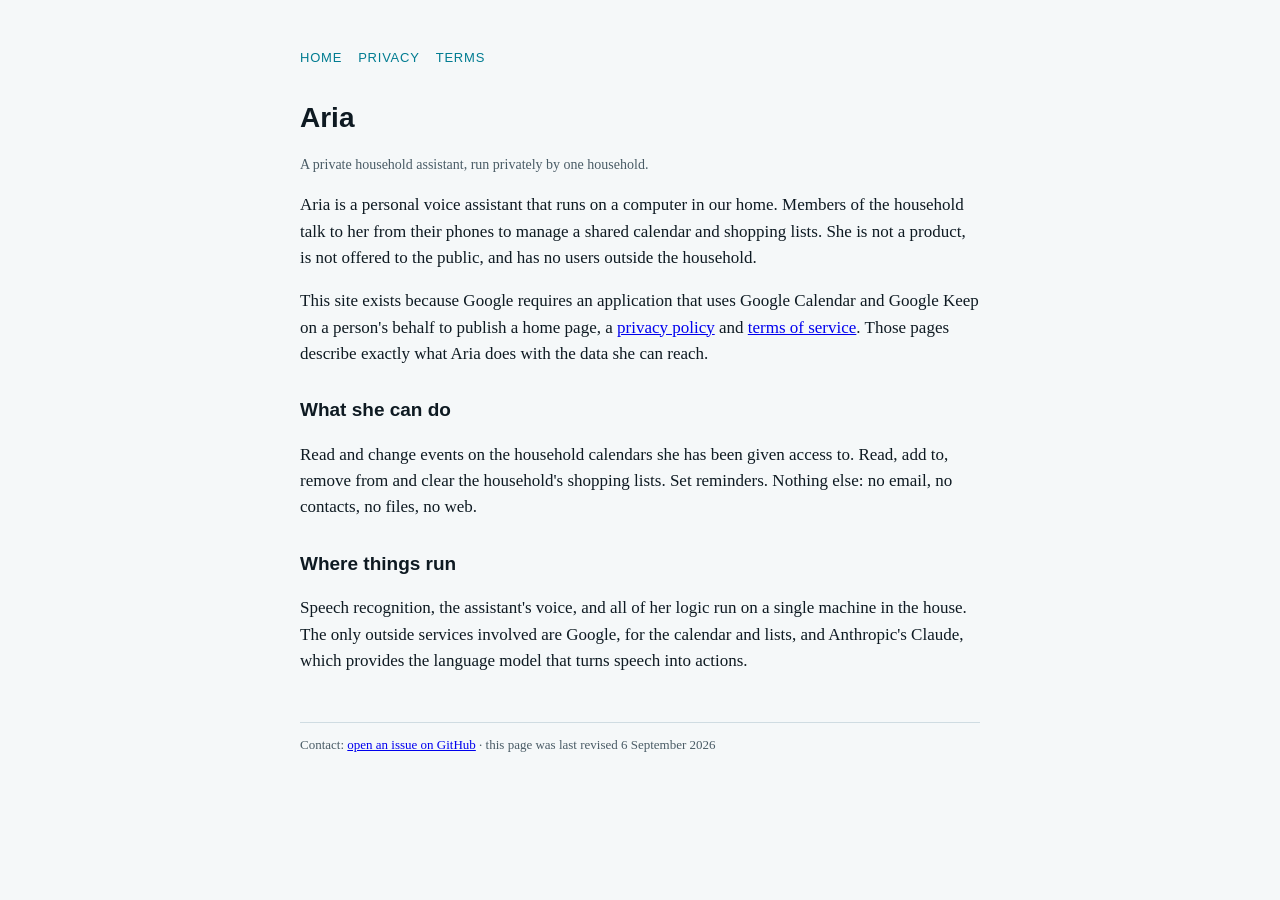
<file: index.html>
<!doctype html><html lang="en"><head><meta charset="utf-8"><meta name="viewport" content="width=device-width,initial-scale=1"><title>Aria — a private household assistant</title><link rel="stylesheet" href="style.css"></head><body>
<nav><a href="index.html">Home</a><a href="privacy.html">Privacy</a><a href="terms.html">Terms</a></nav>
<h1>Aria</h1>
<p class="meta">A private household assistant, run privately by one household.</p>
<p>Aria is a personal voice assistant that runs on a computer in our home. Members of the household talk to her from their phones to manage a shared calendar and shopping lists. She is not a product, is not offered to the public, and has no users outside the household.</p>
<p>This site exists because Google requires an application that uses Google Calendar and Google Keep on a person's behalf to publish a home page, a <a href="privacy.html">privacy policy</a> and <a href="terms.html">terms of service</a>. Those pages describe exactly what Aria does with the data she can reach.</p>
<h2>What she can do</h2>
<p>Read and change events on the household calendars she has been given access to. Read, add to, remove from and clear the household's shopping lists. Set reminders. Nothing else: no email, no contacts, no files, no web.</p>
<h2>Where things run</h2>
<p>Speech recognition, the assistant's voice, and all of her logic run on a single machine in the house. The only outside services involved are Google, for the calendar and lists, and Anthropic's Claude, which provides the language model that turns speech into actions.</p>
<footer>Contact: <a href="https://github.com/dillongr8west-hub/aria-site/issues">open an issue on GitHub</a> · this page was last revised 6 September 2026</footer>
</body></html>
</file>
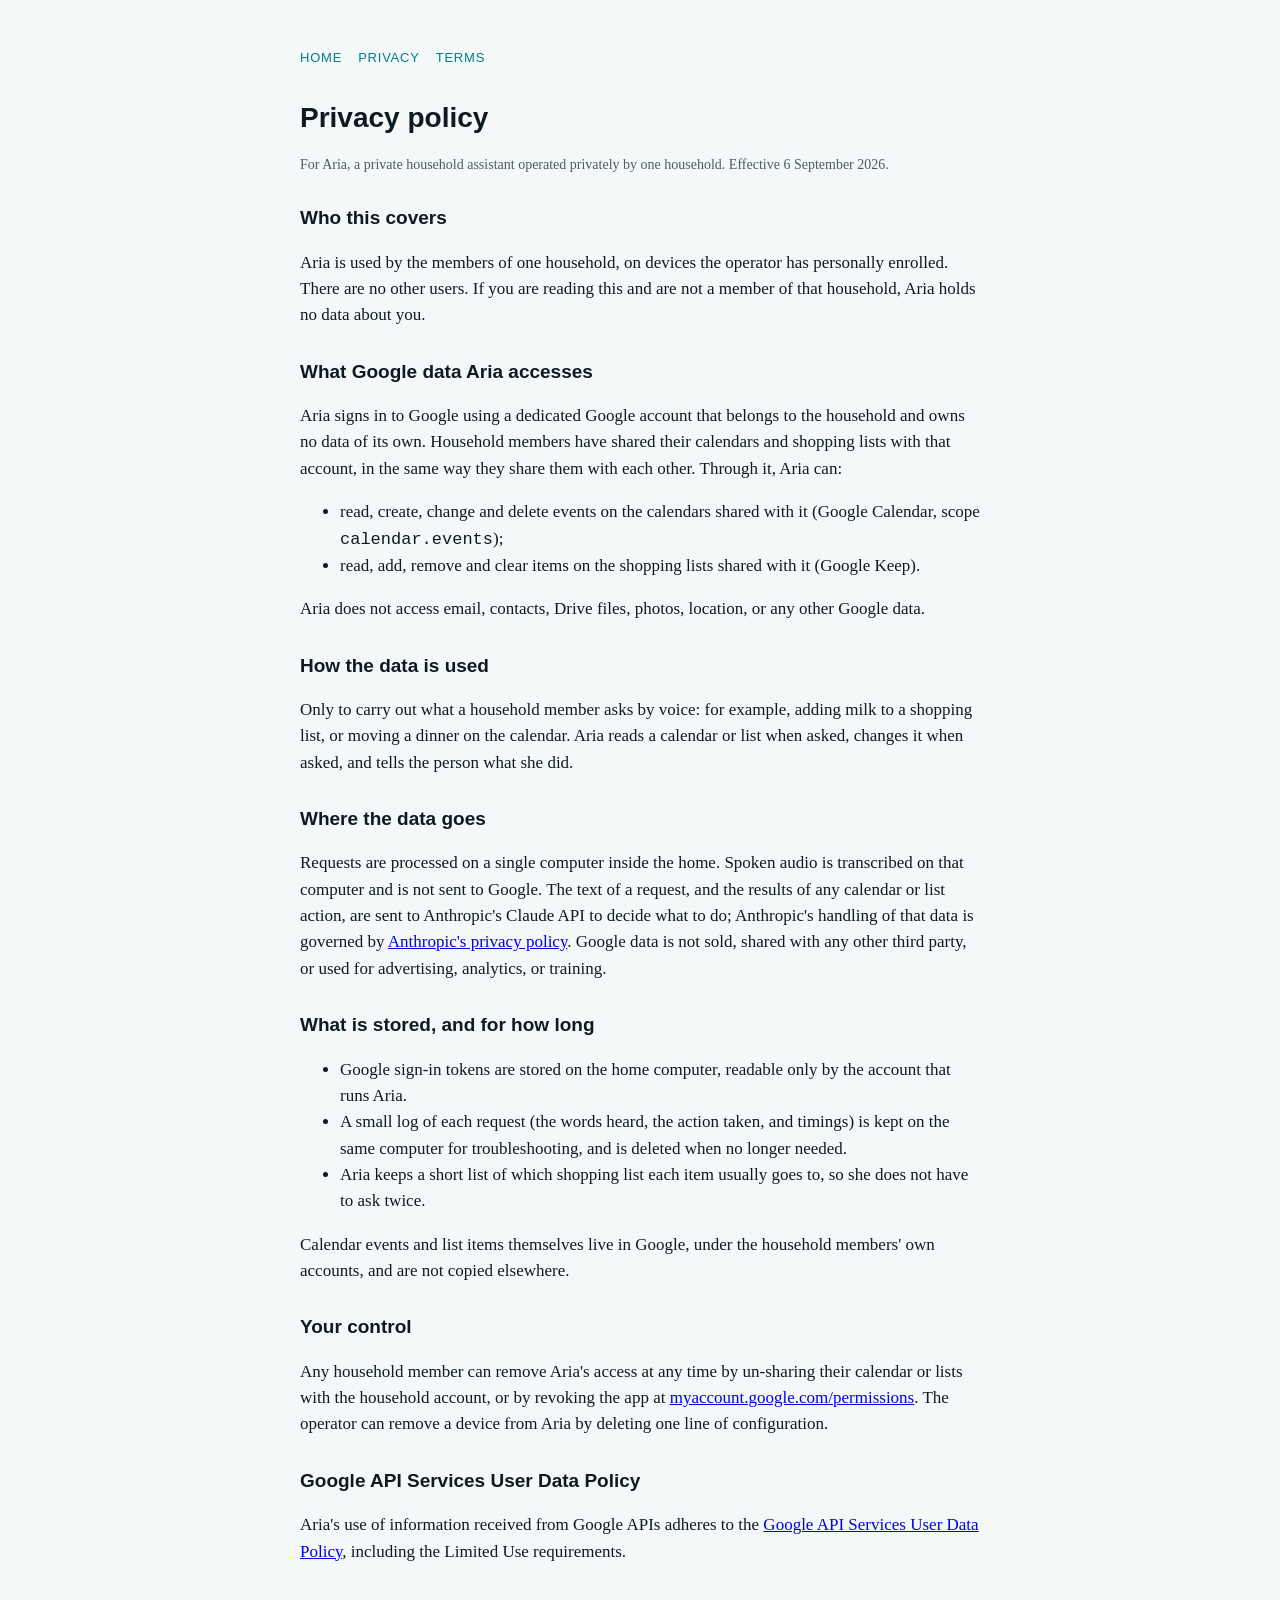
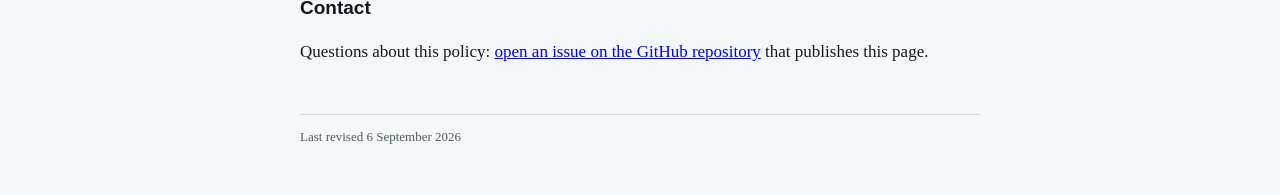
<file: privacy.html>
<!doctype html><html lang="en"><head><meta charset="utf-8"><meta name="viewport" content="width=device-width,initial-scale=1"><title>Aria — privacy policy</title><link rel="stylesheet" href="style.css"></head><body>
<nav><a href="index.html">Home</a><a href="privacy.html">Privacy</a><a href="terms.html">Terms</a></nav>
<h1>Privacy policy</h1>
<p class="meta">For Aria, a private household assistant operated privately by one household. Effective 6 September 2026.</p>
<h2>Who this covers</h2>
<p>Aria is used by the members of one household, on devices the operator has personally enrolled. There are no other users. If you are reading this and are not a member of that household, Aria holds no data about you.</p>
<h2>What Google data Aria accesses</h2>
<p>Aria signs in to Google using a dedicated Google account that belongs to the household and owns no data of its own. Household members have shared their calendars and shopping lists with that account, in the same way they share them with each other. Through it, Aria can:</p>
<ul>
<li>read, create, change and delete events on the calendars shared with it (Google Calendar, scope <code>calendar.events</code>);</li>
<li>read, add, remove and clear items on the shopping lists shared with it (Google Keep).</li>
</ul>
<p>Aria does not access email, contacts, Drive files, photos, location, or any other Google data.</p>
<h2>How the data is used</h2>
<p>Only to carry out what a household member asks by voice: for example, adding milk to a shopping list, or moving a dinner on the calendar. Aria reads a calendar or list when asked, changes it when asked, and tells the person what she did.</p>
<h2>Where the data goes</h2>
<p>Requests are processed on a single computer inside the home. Spoken audio is transcribed on that computer and is not sent to Google. The text of a request, and the results of any calendar or list action, are sent to Anthropic's Claude API to decide what to do; Anthropic's handling of that data is governed by <a href="https://www.anthropic.com/privacy">Anthropic's privacy policy</a>. Google data is not sold, shared with any other third party, or used for advertising, analytics, or training.</p>
<h2>What is stored, and for how long</h2>
<ul>
<li>Google sign-in tokens are stored on the home computer, readable only by the account that runs Aria.</li>
<li>A small log of each request (the words heard, the action taken, and timings) is kept on the same computer for troubleshooting, and is deleted when no longer needed.</li>
<li>Aria keeps a short list of which shopping list each item usually goes to, so she does not have to ask twice.</li>
</ul>
<p>Calendar events and list items themselves live in Google, under the household members' own accounts, and are not copied elsewhere.</p>
<h2>Your control</h2>
<p>Any household member can remove Aria's access at any time by un-sharing their calendar or lists with the household account, or by revoking the app at <a href="https://myaccount.google.com/permissions">myaccount.google.com/permissions</a>. The operator can remove a device from Aria by deleting one line of configuration.</p>
<h2>Google API Services User Data Policy</h2>
<p>Aria's use of information received from Google APIs adheres to the <a href="https://developers.google.com/terms/api-services-user-data-policy">Google API Services User Data Policy</a>, including the Limited Use requirements.</p>
<h2>Contact</h2>
<p>Questions about this policy: <a href="https://github.com/dillongr8west-hub/aria-site/issues">open an issue on the GitHub repository</a> that publishes this page.</p>
<footer>Last revised 6 September 2026</footer>
</body></html>
</file>
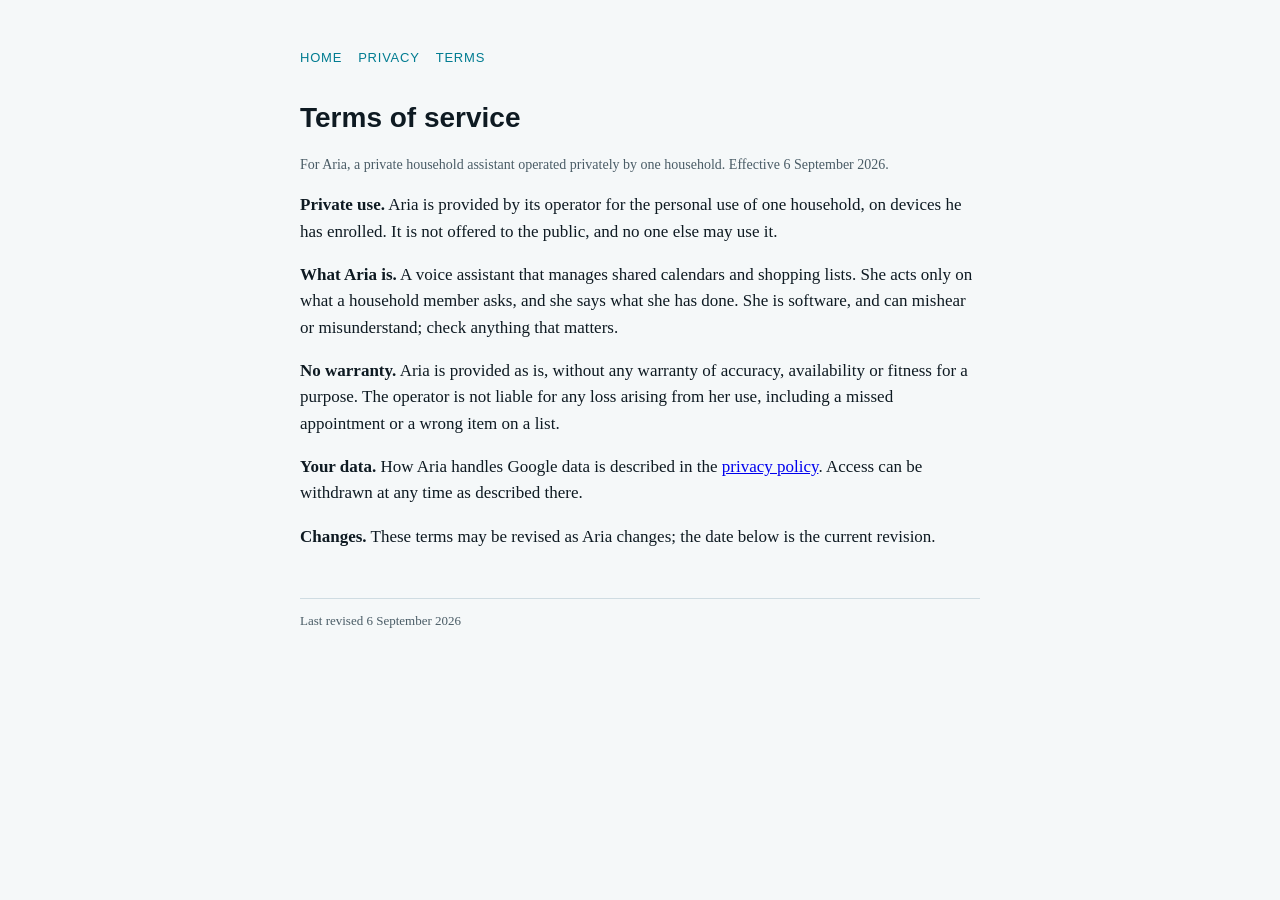
<file: terms.html>
<!doctype html><html lang="en"><head><meta charset="utf-8"><meta name="viewport" content="width=device-width,initial-scale=1"><title>Aria — terms of service</title><link rel="stylesheet" href="style.css"></head><body>
<nav><a href="index.html">Home</a><a href="privacy.html">Privacy</a><a href="terms.html">Terms</a></nav>
<h1>Terms of service</h1>
<p class="meta">For Aria, a private household assistant operated privately by one household. Effective 6 September 2026.</p>
<p><strong>Private use.</strong> Aria is provided by its operator for the personal use of one household, on devices he has enrolled. It is not offered to the public, and no one else may use it.</p>
<p><strong>What Aria is.</strong> A voice assistant that manages shared calendars and shopping lists. She acts only on what a household member asks, and she says what she has done. She is software, and can mishear or misunderstand; check anything that matters.</p>
<p><strong>No warranty.</strong> Aria is provided as is, without any warranty of accuracy, availability or fitness for a purpose. The operator is not liable for any loss arising from her use, including a missed appointment or a wrong item on a list.</p>
<p><strong>Your data.</strong> How Aria handles Google data is described in the <a href="privacy.html">privacy policy</a>. Access can be withdrawn at any time as described there.</p>
<p><strong>Changes.</strong> These terms may be revised as Aria changes; the date below is the current revision.</p>
<footer>Last revised 6 September 2026</footer>
</body></html>
</file>
<file: style.css>
body{max-width:680px;margin:48px auto;padding:0 24px;font:17px/1.55 Georgia,serif;color:#0e1a22;background:#f5f8f9}
h1{font-family:Helvetica,Arial,sans-serif;font-size:28px;margin:0 0 6px}h2{font-family:Helvetica,Arial,sans-serif;font-size:19px;margin:28px 0 8px}
nav{font-family:Helvetica,Arial,sans-serif;font-size:13px;letter-spacing:.06em;text-transform:uppercase;margin-bottom:28px}nav a{color:#007c91;text-decoration:none;margin-right:16px}
.meta{color:#4a5c66;font-size:14px}footer{margin-top:48px;padding-top:12px;border-top:1px solid #cfdce2;color:#4a5c66;font-size:13px}
</file>
